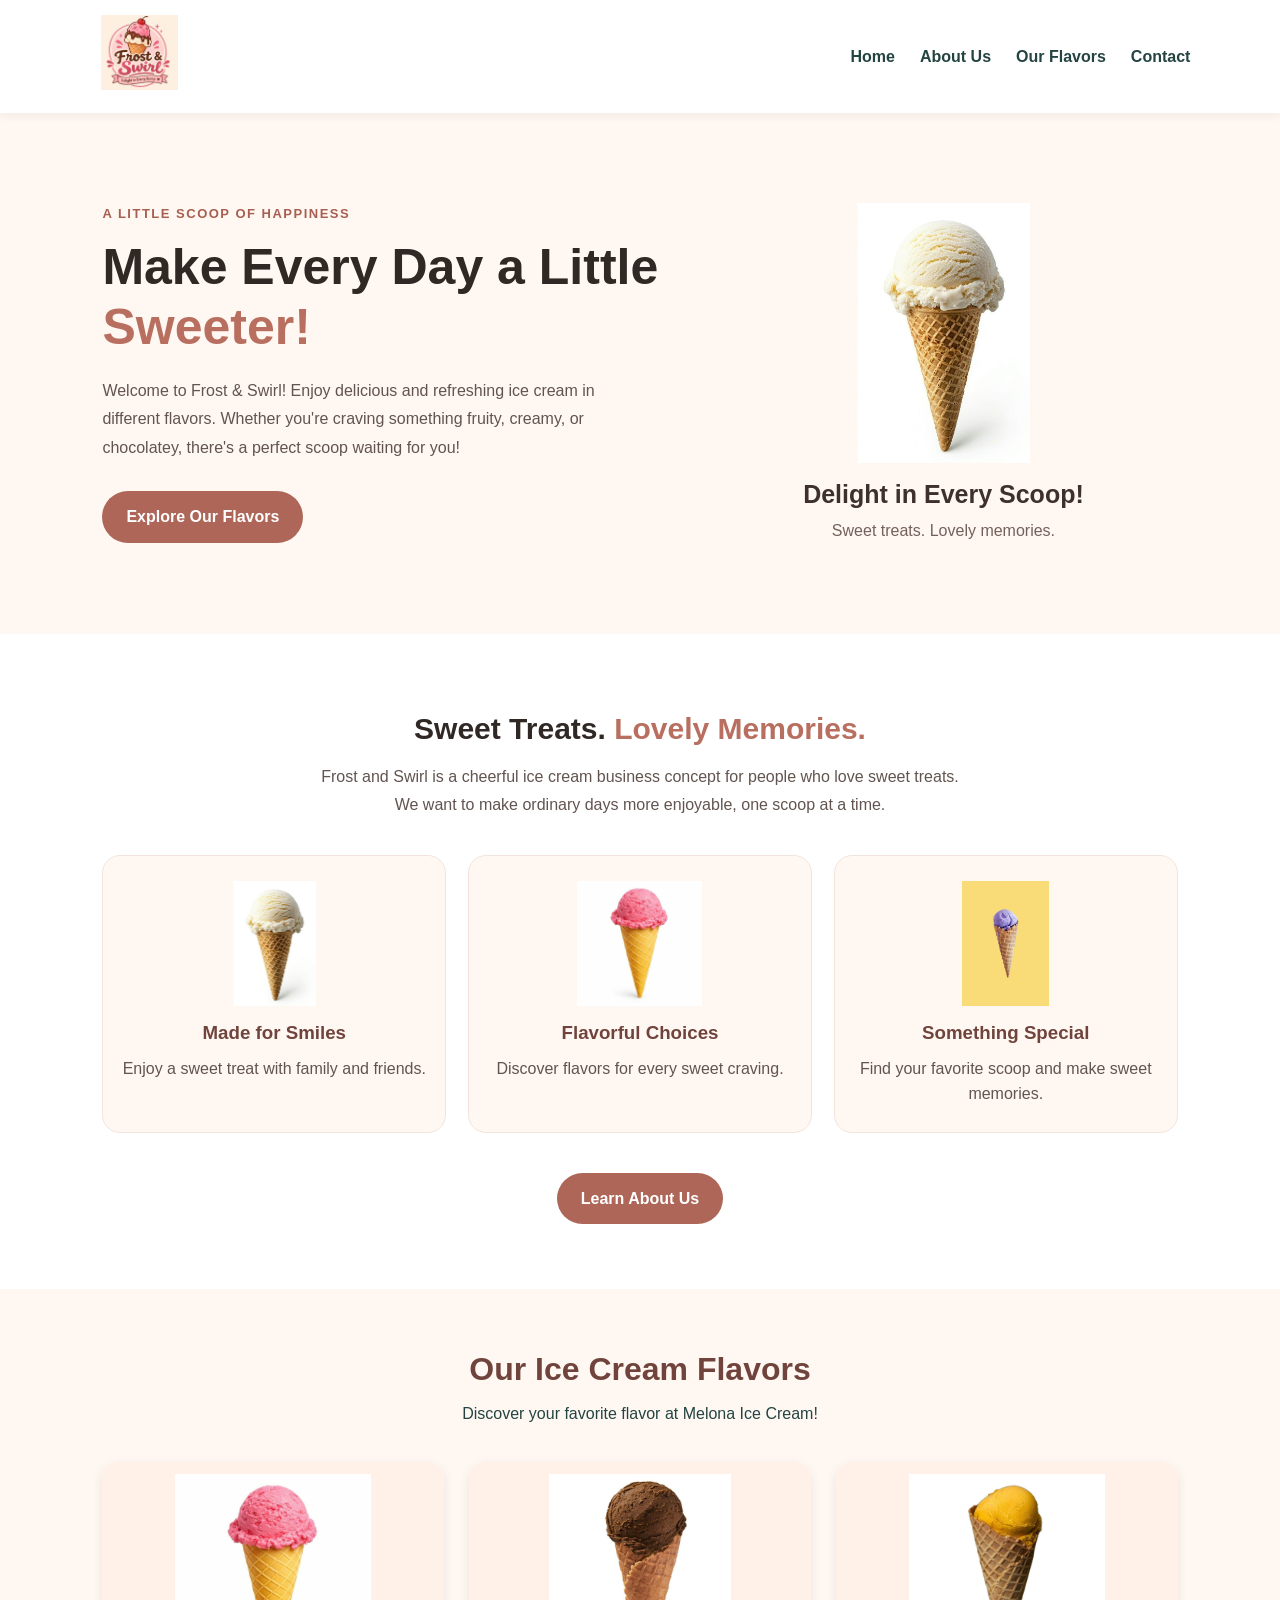
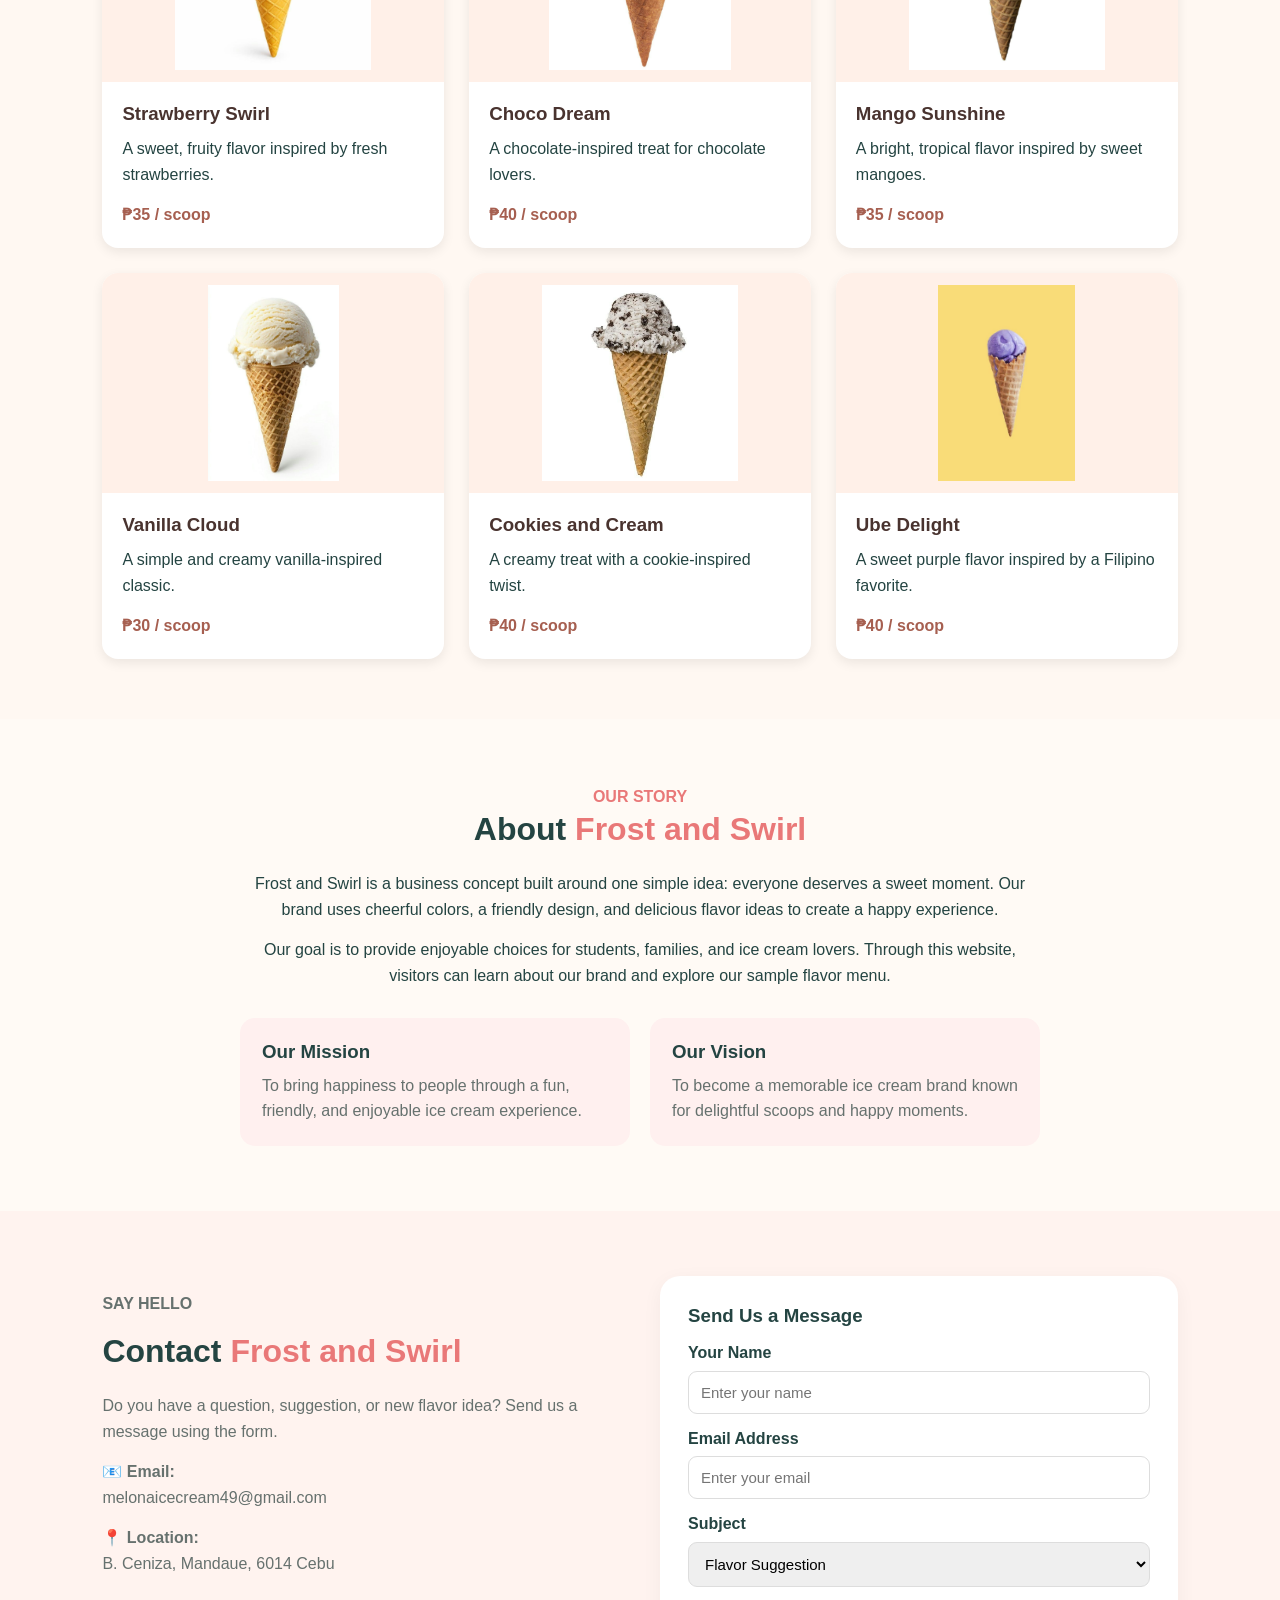
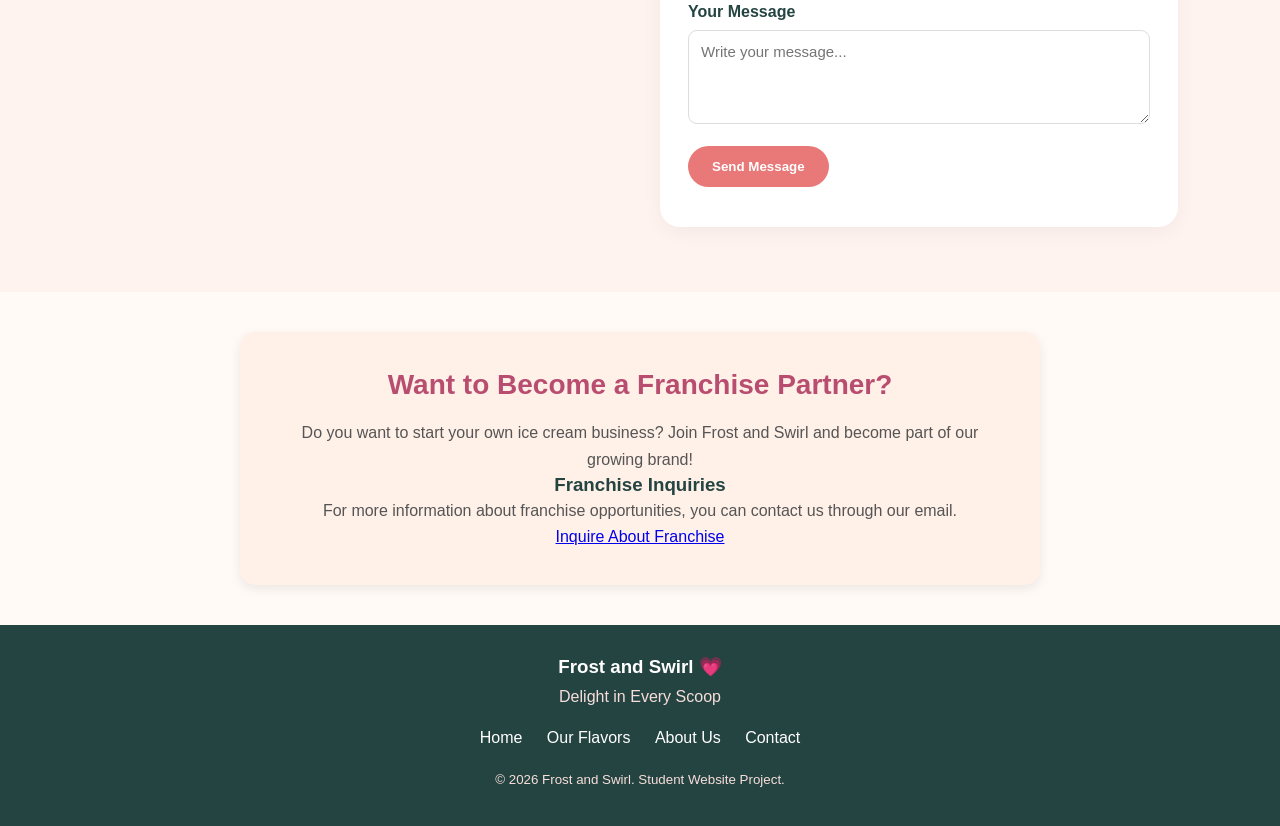
<file: index.html>
<!DOCTYPE html>
<html lang="en">
<head>
    <meta charset="UTF-8">
    <meta name="viewport" content="width=device-width, initial-scale=1.0">
    <title>Melona Ice Cream | Delight in Every Scoop</title>

    <style>
        * {
            margin: 0;
            padding: 0;
            box-sizing: border-box;
            scroll-behavior: smooth;
        }

        body {
            font-family: Arial, sans-serif;
            background-color: #fffaf5;
            color: #244442;
            line-height: 1.6;
        }

        /* NAVIGATION */
        header {
            background-color: #ffffff;
            padding: 15px 7%;
            display: flex;
            justify-content: space-between;
            align-items: center;
            position: sticky;
            top: 0;
            z-index: 100;
            box-shadow: 0 2px 10px #00000010;
        }

        .logo img {
            width: 100px;
            height: 75px;
            object-fit: contain;
        }

        nav {
            display: flex;
            gap: 25px;
        }

        nav a {
            text-decoration: none;
            color: #244442;
            font-weight: bold;
        }

        nav a:hover {
            color: #e97878;
        }

        /* GENERAL */
        section {
            padding: 65px 8%;
            scroll-margin-top: 90px;
        }

        h1, h2, h3 {
            line-height: 1.3;
        }

        h2 {
            font-size: 32px;
            margin-bottom: 20px;
        }

        .highlight {
            color: #e97878;
        }

        .subtitle {
            color: #66716e;
            max-width: 650px;
            margin: 0 auto 30px;
        }

        .button {
            display: inline-block;
            background-color: #e97878;
            color: white;
            padding: 13px 24px;
            border-radius: 30px;
            text-decoration: none;
            border: none;
            font-weight: bold;
            cursor: pointer;
            margin-top: 15px;
        }

        .button:hover {
            background-color: #d65f67;
        }

        /* HOME PAGE */
       .hero {
    display: grid;
    grid-template-columns: 1.2fr 1fr;
    align-items: center;
    gap: 45px;
    padding: 65px 8%;
    background: #fff8f2;
}

.hero-text h1 {
    font-size: clamp(32px, 4vw, 50px);
    line-height: 1.2;
    margin: 12px 0 20px;
    color: #302824;
}

.hero-text h1 span,
.welcome-section h2 span {
    color: #b86f60;
}

.hero-text > p:not(.eyebrow) {
    line-height: 1.8;
    color: #62544f;
    max-width: 520px;
    margin-bottom: 28px;
}

.eyebrow {
    color: #a65f50;
    font-weight: bold;
    letter-spacing: 1.5px;
    font-size: 13px;
}

.hero-button,
.secondary-button {
    display: inline-block;
    background: #ad6658;
    color: white;
    padding: 13px 24px;
    border-radius: 30px;
    text-decoration: none;
    font-weight: bold;
}

.hero-button:hover,
.secondary-button:hover {
    background: #85483d;
}

.hero-picture {
    text-align: center;
    padding: 25px;
}

.hero-picture img {
    width: 100%;
    max-width: 260px;
    height: 260px;
    object-fit: contain;
    display: block;
    margin: 0 auto 15px;
}

.hero-picture h2 {
    color: #3e302c;
    font-size: 25px;
    margin-bottom: 8px;
}

.hero-picture p {
    color: #74615b;
}

.welcome-section {
    padding: 65px 8%;
    text-align: center;
    background: #ffffff;
}

.welcome-section h2 {
    font-size: 30px;
    margin: 10px 0 15px;
    color: #302824;
}

.welcome-description {
    max-width: 650px;
    margin: 0 auto 35px;
    color: #62544f;
    line-height: 1.8;
}

.feature-grid {
    display: grid;
    grid-template-columns: repeat(3, minmax(0, 1fr));
    gap: 22px;
    max-width: 1100px;
    margin: 0 auto 35px;
    text-align: center;
}

.feature-card {
    background: #fff8f2;
    padding: 25px 18px;
    border: 1px solid #f2e4dc;
    border-radius: 18px;
    min-width: 0;
}

.feature-card img {
    width: 100%;
    max-width: 125px;
    height: 125px;
    object-fit: contain;
    display: block;
    margin: 0 auto 15px;
}

.feature-card h3 {
    color: #70443c;
    margin-bottom: 10px;
}

.feature-card p {
    color: #62544f;
    line-height: 1.6;
    margin: 0;
}

.secondary-button {
    margin-top: 5px;
}

/* RESPONSIVE LAYOUT */
@media (max-width: 750px) {
    .hero {
        grid-template-columns: 1fr;
        text-align: center;
        padding: 40px 6%;
        gap: 20px;
    }

    .hero-text > p:not(.eyebrow) {
        margin-left: auto;
        margin-right: auto;
    }

    .hero-picture img {
        height: 200px;
    }

    .feature-grid {
        grid-template-columns: 1fr;
    }

    .welcome-section {
        padding: 45px 6%;
    }
}
        /* ABOUT / FEATURES */
        #welcome {
            text-align: center;
        }

        .cards {
            display: grid;
            grid-template-columns: repeat(3, 1fr);
            gap: 22px;
            margin-top: 35px;
        }

        .card {
            background-color: white;
            padding: 28px 22px;
            border-radius: 20px;
            box-shadow: 0 5px 20px #0000000c;
            border: 1px solid #f5e6e0;
        }

        .card .icon {
            font-size: 42px;
            margin-bottom: 10px;
        }

        .card h3 {
            margin-bottom: 10px;
        }

        .card p {
            color: #66716e;
        }

        /* FLAVORS */
       
        .flavors-section {
    padding: 60px 8%;
    background: #fff8f2;
}

.flavors-section h2 {
    text-align: center;
    color: #70443c;
    margin-bottom: 10px;
}

.section-description {
    text-align: center;
    margin-bottom: 35px;
}

.flavor-grid {
    display: grid;
    grid-template-columns: repeat(3, minmax(0, 1fr));
    gap: 25px;
    max-width: 1100px;
    margin: 0 auto;
}

.flavor-card {
    background: white;
    border-radius: 16px;
    overflow: hidden;
    box-shadow: 0 4px 12px rgba(0, 0, 0, 0.08);
    display: flex;
    flex-direction: column;
    min-width: 0;
}

.flavor-card img {
    width: 100%;
    height: 220px;
    object-fit: contain;
    padding: 12px;
    box-sizing: border-box;
    background: #fff0e8;
    display: block;
}

.flavor-info {
    padding: 20px;
    display: flex;
    flex-direction: column;
    flex: 1;
}

.flavor-info h3 {
    margin: 0 0 10px;
    color: #49332f;
}

.flavor-info p {
    line-height: 1.6;
    margin: 0 0 15px;
}

.flavor-info strong {
    color: #a65f50;
    margin-top: auto;
}

@media (max-width: 750px) {
    .flavor-grid {
        grid-template-columns: repeat(2, minmax(0, 1fr));
    }
}

@media (max-width: 480px) {
    .flavor-grid {
        grid-template-columns: 1fr;
    }
}

        /* ABOUT AND CONTACT */
        #about {
            text-align: center;
        }

        .about-content {
            max-width: 800px;
            margin: auto;
        }

        .mission-vision {
            display: grid;
            grid-template-columns: 1fr 1fr;
            gap: 20px;
            margin-top: 30px;
            text-align: left;
        }

        .mission-vision div {
            background: #fff0ef;
            padding: 22px;
            border-radius: 15px;
        }

        .mission-vision p {
            color: #66716e;
            margin-top: 8px;
        }

        #contact {
            background-color: #fff3ef;
        }

        .contact-layout {
            display: grid;
            grid-template-columns: 1fr 1fr;
            gap: 40px;
        }

        .contact-details p {
            margin: 15px 0;
            color: #66716e;
        }

        form {
            background: white;
            padding: 28px;
            border-radius: 20px;
            box-shadow: 0 5px 20px #0000000c;
        }

        label {
            display: block;
            font-weight: bold;
            margin: 12px 0 5px;
        }

        input, select, textarea {
            width: 100%;
            padding: 12px;
            border: 1px solid #ddd;
            border-radius: 9px;
            font-family: Arial, sans-serif;
            font-size: 15px;
        }

        textarea {
            resize: vertical;
        }

        #formMessage {
            margin-top: 12px;
            color: #28785c;
            font-weight: bold;
        }
        /* Franchise Section */
.franchise-contact {
    background: #fff0e8;
    padding: 40px 25px;
    margin: 40px auto;
    max-width: 800px;
    text-align: center;
    border-radius: 18px;
    box-shadow: 0 4px 12px rgba(0, 0, 0, 0.08);
}

.franchise-contact h2 {
    color: #b84d70;
    font-size: 28px;
    margin-bottom: 15px;
}

.franchise-contact p {
    color: #555;
    font-size: 16px;
    line-height: 1.7;
}

/* Franchise Button */
.franchise-button {
    display: inline-block;
    background-color: #b84d70;
    color: white;
    padding: 13px 28px;
    margin-top: 20px;
    border-radius: 30px;
    text-decoration: none;
    font-size: 15px;
    font-weight: bold;
    transition: 0.3s ease;
}

.franchise-button:hover {
    background-color: #913653;
    transform: translateY(-3px);
}

        /* FOOTER */
        footer {
            background-color: #244442;
            color: white;
            padding: 30px 20px;
            text-align: center;
        }

        footer p {
            color: #f8deda;
            margin: 5px 0;
        }

        footer a {
            color: white;
            text-decoration: none;
            margin: 0 10px;
        }

        footer a:hover {
            text-decoration: underline;
        }
        .franchise-contact {
    background: #fff0e8;
    padding: 35px;
    margin: 40px auto;
    max-width: 800px;
    text-align: center;
    border-radius: 15px;
}

.franchise-contact h2 {
    color: #b84d70;
}

.franchise-button {
    display: inline-block;
    background: #b84d70;
    color: white;
    padding: 12px 25px;
    border-radius: 25px;
    text-decoration: none;
    margin-top: 15px;
}

        /* MOBILE RESPONSIVE */
        @media (max-width: 768px) {
            header {
                padding: 12px 5%;
                flex-direction: column;
                gap: 10px;
            }

            nav {
                justify-content: center;
                flex-wrap: wrap;
                gap: 15px;
            }

            #home {
                flex-direction: column;
                text-align: center;
            }

            .hero-text h1 {
                font-size: 36px;
            }

            .cards {
                grid-template-columns: 1fr;
            }

            .mission-vision,
            .contact-layout {
                grid-template-columns: 1fr;
            }

            section {
                padding: 45px 6%;
            }

            h2 {
                font-size: 27px;
            }
        }
    </style>
</head>

<body>

    <!-- HEADER AND NAVIGATION -->
    <header>
        <a href="index.html" class="logo">
            <img src="assets/frost-swirl-logo.jpeg"
                 alt="Melona Ice Cream Logo">
        </a>

        <nav>
            <a href="#home">Home</a>
            <a href="about.html">About Us</a>
            <a href="#flavors">Our Flavors</a>
            <a href="#contact">Contact</a>
            
        </nav>
    </header>

    <!-- HOME SECTION -->
    <main>
    <section class="hero" id="home">
        <div class="hero-text">
            <p class="eyebrow">A LITTLE SCOOP OF HAPPINESS</p>

            <h1>Make Every Day a Little
                <span>Sweeter!</span>
            </h1>

            <p>
                Welcome to Frost & Swirl!
                Enjoy delicious and refreshing ice cream in different flavors. 
                Whether you're craving something fruity, creamy, or chocolatey, 
                there's a perfect scoop waiting for you!
            </p>

            <a class="hero-button" href="flavors.html">
                Explore Our Flavors
            </a>
        </div>

        <div class="hero-picture">
            <img src="assets/vanilla-cone.jpeg"
                 alt="Vanilla ice cream cone">

            <h2>Delight in Every Scoop!</h2>
            <p>Sweet treats. Lovely memories.</p>
        </div>
    </section>

    <section class="welcome-section">
        <!-- <p class="eyebrow">WELCOME TO MELONA</p> -->
        <h2>Sweet Treats. <span>Lovely Memories.</span></h2>

        <p class="welcome-description">
           Frost and Swirl is a cheerful ice cream business
            concept for people who love sweet treats. We want
            to make ordinary days more enjoyable, one scoop at a time.
        </p>

        <div class="feature-grid">
            <article class="feature-card">
                <img src="assets/vanilla-cone.jpeg"
                     alt="Vanilla ice cream cone">
                <h3>Made for Smiles</h3>
                <p>Enjoy a sweet treat with family and friends.</p>
            </article>

            <article class="feature-card">
                <img src="assets/strawberry-cone.jpeg"
                     alt="Strawberry ice cream cone">
                <h3>Flavorful Choices</h3>
                <p>Discover flavors for every sweet craving.</p>
            </article>

            <article class="feature-card">
                <img src="assets/ube-cone.jpeg"
                     alt="Ube ice cream cone">
                <h3>Something Special</h3>
                <p>Find your favorite scoop and make sweet memories.</p>
            </article>
        </div>

        <a class="secondary-button" href="about.html">
            Learn About Us
        </a>
    </section>
</main>
    <!-- WELCOME SECTION -->
    <!-- <section id="welcome">
        <p class="highlight"><strong>WELCOME TO FROST AND SWIRL</strong></p>

        <h2>
            Sweet Treats.
            <span class="highlight">Lovely Memories.</span>
        </h2>

        <p class="subtitle">
            Frost and Swirl is a cheerful ice cream business concept
            made for people who love sweet treats. We want to make
            ordinary days more enjoyable, one scoop at a time.
        </p>

        <div class="card">
            <div class="card">
                <div class="icon"></div>
                <h3>Made for Smiles</h3>
                <p>
                    Enjoy a fun and welcoming ice cream experience
                    for family and friends.
                </p>
            </div>

            <div class="card">
                <div class="icon"></div>
                <h3>Flavorful Choices</h3>
                <p>
                    Explore different flavors and find the perfect
                    sweet treat for your mood.
                </p>
            </div>

            <div class="card">
                <div class="icon"></div>
                <h3>Share the Joy</h3>
                <p>
                    Make simple moments special by sharing delicious
                    ice cream with the people you love.
                </p>
            </div>
        </div> -->
    </section>

    <!-- OUR FLAVORS SECTION -->
    <section id="flavors" class="flavors-section">
    <h2>Our Ice Cream Flavors</h2>
    <p class="section-description">
        Discover your favorite flavor at Melona Ice Cream!
    </p>

    <div class="flavor-grid">

        <div class="flavor-card">
            <img src="assets/strawberry-cone.jpeg"
                 alt="Strawberry ice cream cone">
            <div class="flavor-info">
                <h3>Strawberry Swirl</h3>
                <p>A sweet, fruity flavor inspired by fresh strawberries.</p>
                <strong>₱35 / scoop</strong>
            </div>
        </div>

        <div class="flavor-card">
            <img src="assets/choco-cone.jpeg"
                 alt="Chocolate ice cream cone">
            <div class="flavor-info">
                <h3>Choco Dream</h3>
                <p>A chocolate-inspired treat for chocolate lovers.</p>
                <strong>₱40 / scoop</strong>
            </div>
        </div>

        <div class="flavor-card">
            <img src="assets/mango-cone.jpeg"
                 alt="Mango ice cream cone">
            <div class="flavor-info">
                <h3>Mango Sunshine</h3>
                <p>A bright, tropical flavor inspired by sweet mangoes.</p>
                <strong>₱35 / scoop</strong>
            </div>
        </div>

        <div class="flavor-card">
            <img src="assets/vanilla-cone.jpeg"
                 alt="Vanilla ice cream cone">
            <div class="flavor-info">
                <h3>Vanilla Cloud</h3>
                <p>A simple and creamy vanilla-inspired classic.</p>
                <strong>₱30 / scoop</strong>
            </div>
        </div>

        <div class="flavor-card">
            <img src="assets/cookies-cone.jpeg"
                 alt="Cookies and cream ice cream cone">
            <div class="flavor-info">
                <h3>Cookies and Cream</h3>
                <p>A creamy treat with a cookie-inspired twist.</p>
                <strong>₱40 / scoop</strong>
            </div>
        </div>

        <div class="flavor-card">
            <img src="assets/ube-cone.jpeg"
                 alt="Ube ice cream cone">
            <div class="flavor-info">
                <h3>Ube Delight</h3>
                <p>A sweet purple flavor inspired by a Filipino favorite.</p>
                <strong>₱40 / scoop</strong>
            </div>
        </div>

    </div>
</section>
    <!-- ABOUT SECTION -->
    <section id="about">
        <p class="highlight"><strong>OUR STORY</strong></p>

        <h2>
            About <span class="highlight">Frost and Swirl</span>
        </h2>

        <div class="about-content">
            <p>
                Frost and Swirl is a business concept built
                around one simple idea: everyone deserves a sweet moment.
                Our brand uses cheerful colors, a friendly design, and
                delicious flavor ideas to create a happy experience.
            </p>

            <p style="margin-top: 15px;">
                Our goal is to provide enjoyable choices for students,
                families, and ice cream lovers. Through this website,
                visitors can learn about our brand and explore our
                sample flavor menu.
            </p>

            <div class="mission-vision">
                <div>
                    <h3> Our Mission</h3>
                    <p>
                        To bring happiness to people through a fun,
                        friendly, and enjoyable ice cream experience.
                    </p>
                </div>

                <div>
                    <h3> Our Vision</h3>
                    <p>
                        To become a memorable ice cream brand known
                        for delightful scoops and happy moments.
                    </p>
                </div>
            </div>
        </div>
    </section>

    <!-- CONTACT SECTION -->
    <section id="contact">
        <div class="contact-layout">

            <div class="contact-details">
                <p class="highlight"><strong>SAY HELLO</strong></p>

                <h2>
                    Contact <span class="highlight">Frost and Swirl</span>
                </h2>

                <p>
                    Do you have a question, suggestion, or new flavor
                    idea? Send us a message using the form.
                </p>

                <p><strong>📧 Email:</strong><br>
                    melonaicecream49@gmail.com
                </p>

                <p><strong>📍 Location:</strong><br>
                    B. Ceniza, Mandaue, 6014 Cebu
                </p>

                <p>
                    <small>
                        <!-- The email and location are placeholders for
                        this school project. -->
                    </small>
                </p>
            </div>

            <form id="contactForm">
                <h3>Send Us a Message</h3>

                <label for="name">Your Name</label>
                <input
                    type="text"
                    id="name"
                    placeholder="Enter your name"
                    required
                >

                <label for="email">Email Address</label>
                <input
                    type="email"
                    id="email"
                    placeholder="Enter your email"
                    required
                >

                <label for="topic">Subject</label>
                <select id="topic">
                    <option>Flavor Suggestion</option>
                    <option>General Question</option>
                    <option>Feedback</option>
                </select>

                <label for="message">Your Message</label>
                <textarea
                    id="message"
                    rows="4"
                    placeholder="Write your message..."
                    required
                ></textarea>

                <button type="submit" class="button">
                    Send Message
                </button>

                <p id="formMessage" aria-live="polite"></p>

                <small>
                    <!-- This is a demo form. It does not actually send
                    or store messages. -->
                </small>
            </form>

        </div>
    </section>
    <section class="franchise-contact">
    <h2>Want to Become a Franchise Partner?</h2>

    <p>
        Do you want to start your own ice cream business?
        Join Frost and Swirl and become part of our growing brand!
    </p>

    <h3>Franchise Inquiries</h3>

    <p>
        For more information about franchise opportunities,
        you can contact us through our email.
    </p>

    
    <a href="https://mail.google.com/mail/?view=cm&fs=1&to=melonaicecream49@gmail.com
   class="franchise-button">
    Inquire About Franchise
</a>
</section>

    <!-- FOOTER -->
    <footer>
        <h3>Frost and Swirl 💗</h3>
        <p>Delight in Every Scoop</p>

        <div style="margin: 15px 0;">
            <a href="#home">Home</a>
            <a href="#flavors">Our Flavors</a>
            <a href="#about">About Us</a>
            <a href="#contact">Contact</a>
        </div>

        <p>
            <small>
                &copy; <span id="year"></span>
                Frost and Swirl. Student Website Project.
            </small>
        </p>
    </footer>

    <!-- JAVASCRIPT -->
    <script>
        // Display the current year.
        document.getElementById("year").textContent =
            new Date().getFullYear();

        // Demo contact form.
        document.getElementById("contactForm").addEventListener(
            "submit",
            function(event) {
                event.preventDefault();

                const name = document.getElementById("name").value;

                document.getElementById("formMessage").textContent =
                    "Thank you, " + name +
                    "! This demo form does not send your message.";

                this.reset();
            }
        );
    </script>

</body>
</html>
</file>
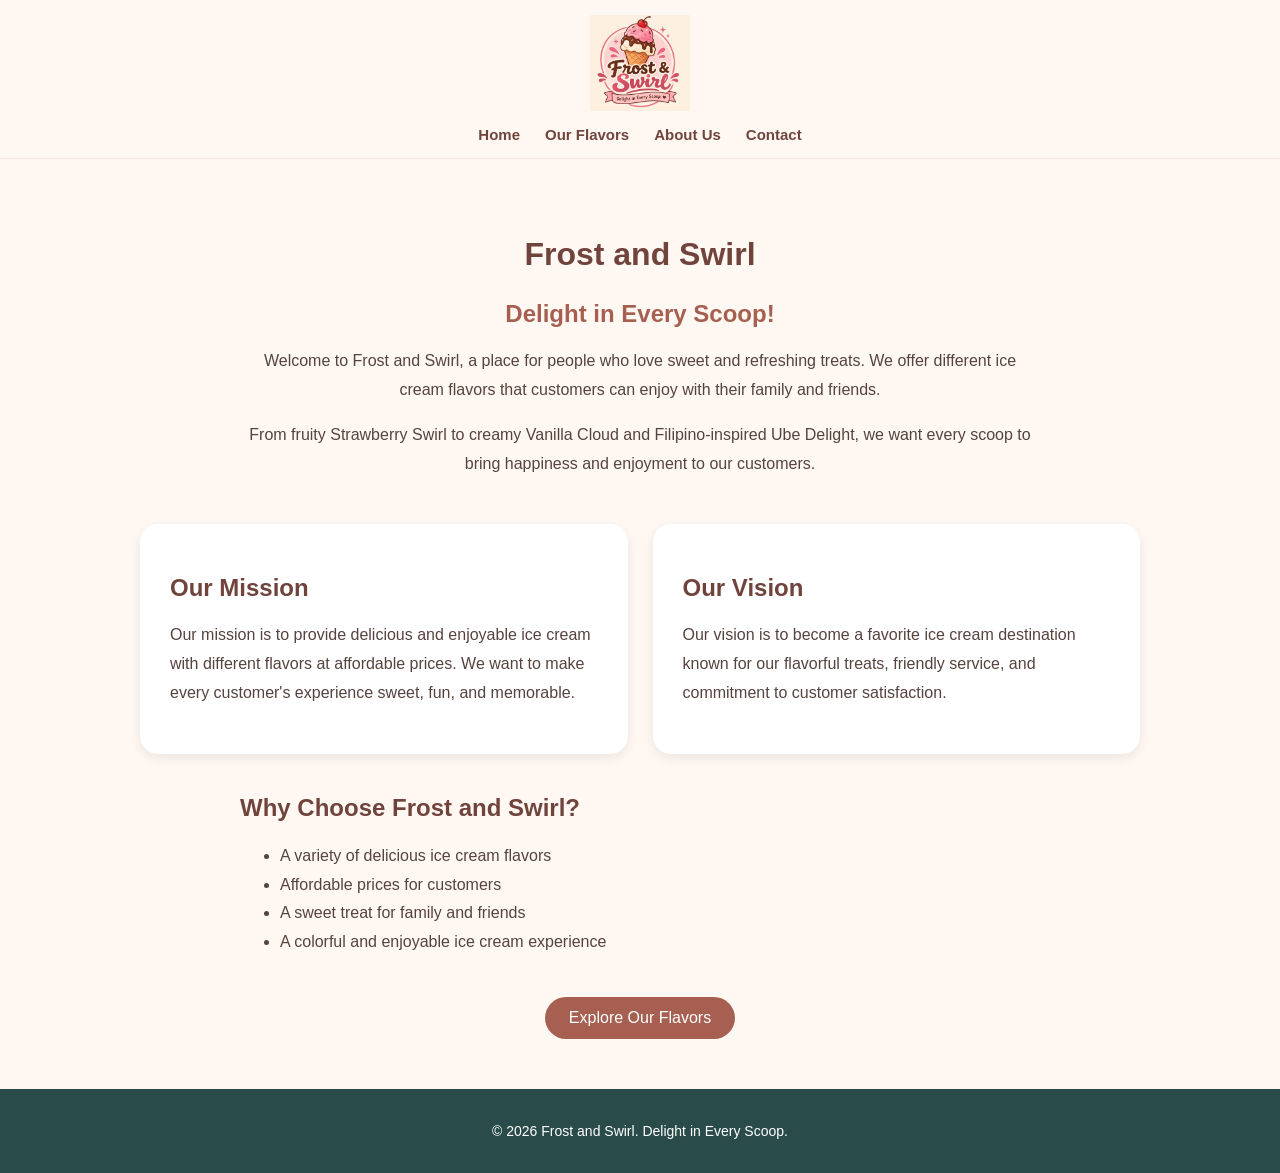
<file: about.html>
<!DOCTYPE html>
<html lang="en">
<head>
    <meta charset="UTF-8">
    <meta name="viewport" content="width=device-width, initial-scale=1.0">
    <title>About Us | Melona Ice Cream</title>
    <link rel="stylesheet" href="style.css">
</head>
<body>

<header>
    <img src="assets/frost-swirl-logo.jpeg"
         alt="Melona Ice Cream Logo"
         width="100">

    <nav>
        <a href="index.html">Home</a>
        <a href="flavors.html">Our Flavors</a>
        <a href="about.html">About Us</a>
        <a href="contact.html">Contact</a>
    </nav>
</header>

<main class="about-section">

    <section class="about-intro">
        <h1>Frost and Swirl</h1>
        <h2>Delight in Every Scoop!</h2>

        <p>
            Welcome to Frost and Swirl, a place for people
            who love sweet and refreshing treats. We offer
            different ice cream flavors that customers can
            enjoy with their family and friends.
        </p>

        <p>
            From fruity Strawberry Swirl to creamy Vanilla Cloud
            and Filipino-inspired Ube Delight, we want every
            scoop to bring happiness and enjoyment to our customers.
        </p>
    </section>

    <section class="mission-vision">
        <div class="about-card">
            <h2>Our Mission</h2>
            <p>
                Our mission is to provide delicious and enjoyable
                ice cream with different flavors at affordable
                prices. We want to make every customer's experience
                sweet, fun, and memorable.
            </p>
        </div>

        <div class="about-card">
            <h2>Our Vision</h2>
            <p>
                Our vision is to become a favorite ice cream
                destination known for our flavorful treats,
                friendly service, and commitment to customer
                satisfaction.
            </p>
        </div>
    </section>

    <section class="why-choose-us">
        <h2>Why Choose Frost and Swirl?</h2>

        <ul>
            <li>A variety of delicious ice cream flavors</li>
            <li>Affordable prices for customers</li>
            <li>A sweet treat for family and friends</li>
            <li>A colorful and enjoyable ice cream experience</li>
        </ul>
    </section>

    <div class="about-button">
        <a href="flavors.html">Explore Our Flavors</a>
    </div>

</main>

<footer>
    <p>&copy; 2026 Frost and Swirl. Delight in Every Scoop.</p>
</footer>

</body>
</html>
</file>
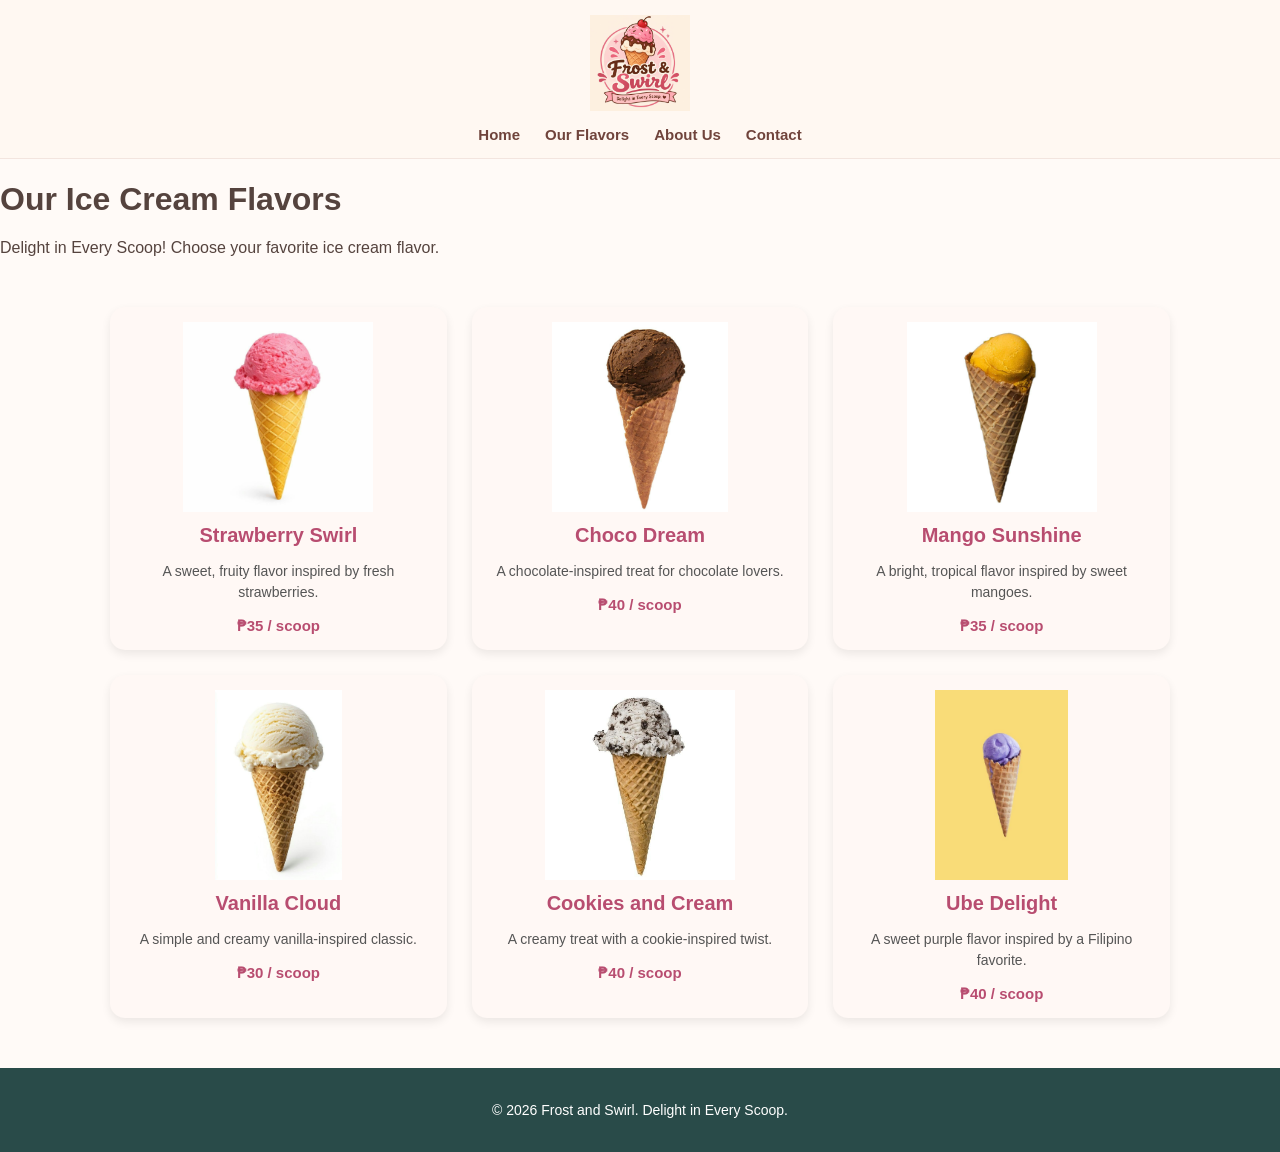
<file: flavors.html>
<!DOCTYPE html>
<html lang="en">
<head>
    <meta charset="UTF-8">
    <meta name="viewport" content="width=device-width, initial-scale=1.0">
    <title>Our Flavors | Melona Ice Cream</title>
    <link rel="stylesheet" href="style.css">
</head>
<body>

<header>
    <img src="assets/frost-swirl-logo.jpeg"
         alt="Melona Ice Cream Logo"
         width="90">

    <nav>
        <a href="index.html">Home</a>
        <a href="flavors.html">Our Flavors</a>
        <a href="about.html">About Us</a>
        <a href="contact.html">Contact</a>
    </nav>
</header>

<main class="flavors-section">
    <h1>Our Ice Cream Flavors</h1>
    <p class="section-description">
        Delight in Every Scoop!
        Choose your favorite ice cream flavor.
    </p>

    <div class="flavor-grid">

        <div class="flavor-card">
            <img src="assets/strawberry-cone.jpeg"
                 alt="Strawberry ice cream cone">
            <div class="flavor-info">
                <h3>Strawberry Swirl</h3>
                <p>A sweet, fruity flavor inspired by fresh strawberries.</p>
                <strong>₱35 / scoop</strong>
            </div>
        </div>

        <div class="flavor-card">
            <img src="assets/choco-cone.jpeg"
                 alt="Chocolate ice cream cone">
            <div class="flavor-info">
                <h3>Choco Dream</h3>
                <p>A chocolate-inspired treat for chocolate lovers.</p>
                <strong>₱40 / scoop</strong>
            </div>
        </div>

        <div class="flavor-card">
            <img src="assets/mango-cone.jpeg"
                 alt="Mango ice cream cone">
            <div class="flavor-info">
                <h3>Mango Sunshine</h3>
                <p>A bright, tropical flavor inspired by sweet mangoes.</p>
                <strong>₱35 / scoop</strong>
            </div>
        </div>

        <div class="flavor-card">
            <img src="assets/vanilla-cone.jpeg"
                 alt="Vanilla ice cream cone">
            <div class="flavor-info">
                <h3>Vanilla Cloud</h3>
                <p>A simple and creamy vanilla-inspired classic.</p>
                <strong>₱30 / scoop</strong>
            </div>
        </div>

        <div class="flavor-card">
            <img src="assets/cookies-cone.jpeg"
                 alt="Cookies and cream ice cream cone">
            <div class="flavor-info">
                <h3>Cookies and Cream</h3>
                <p>A creamy treat with a cookie-inspired twist.</p>
                <strong>₱40 / scoop</strong>
            </div>
        </div>

        <div class="flavor-card">
            <img src="assets/ube-cone.jpeg"
                 alt="Ube ice cream cone">
            <div class="flavor-info">
                <h3>Ube Delight</h3>
                <p>A sweet purple flavor inspired by a Filipino favorite.</p>
                <strong>₱40 / scoop</strong>
            </div>
        </div>

    </div>
</main>

<footer>
    <p>&copy; 2026 Frost and Swirl. Delight in Every Scoop.</p>
</footer>

</body>
</html>
</file>
<file: style.css>
.about-section {
    padding: 50px 8%;
    background: #fff8f2;
    min-height: 70vh;
}

.about-intro {
    max-width: 800px;
    margin: 0 auto 40px;
    text-align: center;
}

.about-intro h1 {
    color: #70443c;
    font-size: 32px;
}

.about-intro h2 {
    color: #a65f50;
}

.about-intro p {
    line-height: 1.8;
    color: #55433e;
}

.mission-vision {
    display: grid;
    grid-template-columns: repeat(2, minmax(0, 1fr));
    gap: 25px;
    max-width: 1000px;
    margin: 0 auto 40px;
}

.about-card {
    background: white;
    padding: 25px;
    border-radius: 15px;
    box-shadow: 0 4px 12px rgba(0, 0, 0, 0.08);
}

.about-card h2,
.why-choose-us h2 {
    color: #70443c;
}

.about-card p,
.why-choose-us li {
    line-height: 1.8;
}

.why-choose-us {
    max-width: 800px;
    margin: 0 auto 35px;
}

.about-button {
    text-align: center;
}

.about-button a {
    display: inline-block;
    background: #a65f50;
    color: white;
    text-decoration: none;
    padding: 12px 24px;
    border-radius: 25px;
}

.about-button a:hover {
    background: #70443c;
}

@media (max-width: 600px) {
    .mission-vision {
        grid-template-columns: 1fr;
    }

    .about-intro h1 {
        font-size: 26px;
    }
}
.franchise-section {
    max-width: 800px;
    margin: 60px auto;
    padding: 40px;
    text-align: center;
    background: #fff5ed;
    border-radius: 15px;
}

.franchise-section h2 {
    color: #b84d70;
}

.franchise-section ul {
    display: inline-block;
    text-align: left;
    line-height: 2;
}

.franchise-button {
    display: inline-block;
    margin-top: 20px;
    padding: 12px 25px;
    background: #b84d70;
    color: white;
    text-decoration: none;
    border-radius: 25px;
}

.franchise-button:hover {
    background: #913653;
}

/* GENERAL WEBSITE DESIGN */
* {
    box-sizing: border-box;
}

body {
    margin: 0;
    font-family: Arial, sans-serif;
    color: #55433e;
    background-color: #fffaf7;
}

/* HEADER AND LOGO */
header {
    background-color: #fff8f2;
    padding: 15px 20px;
    display: flex;
    flex-direction: column;
    align-items: center;
    gap: 12px;
}

header img {
    width: 100px;
    height: auto;
    display: block;
}

/* NAVIGATION */
nav {
    display: flex;
    justify-content: center;
    align-items: center;
    flex-wrap: wrap;
    gap: 22px;
}

nav a {
    color: #a65f50;
    text-decoration: none;
    font-size: 15px;
    font-weight: bold;
}

nav a:hover {
    color: #e58b9b;
}

/* ABOUT SECTION */
.about-section {
    padding: 50px 8%;
    background-color: #fff8f2;
}

.about-intro {
    max-width: 800px;
    margin: 0 auto 40px;
    text-align: center;
}

.mission-vision {
    max-width: 1000px;
    margin: 40px auto;
    display: grid;
    grid-template-columns: repeat(2, 1fr);
    gap: 25px;
}

.about-card {
    background-color: white;
    padding: 30px;
    border-radius: 18px;
    box-shadow: 0 4px 12px rgba(0,0,0,0.08);
}

.why-choose-us {
    max-width: 800px;
    margin: 40px auto;
}

/* FLAVORS PAGE */
.flavor-grid {
    display: grid;
    grid-template-columns: repeat(3, 1fr);
    gap: 25px;
    max-width: 1100px;
    margin: 30px auto;
    padding: 20px;
}

.flavor-card {
    background: white;
    border-radius: 15px;
    padding: 15px;
    text-align: center;
    box-shadow: 0 4px 12px rgba(0,0,0,0.08);
    overflow: hidden;
}

.flavor-card img {
    width: 100%;
    height: 190px;
    object-fit: contain;
    display: block;
}

.flavor-info h3 {
    color: #a65f50;
    font-size: 19px;
}

.flavor-info p {
    font-size: 14px;
    line-height: 1.6;
}

/* FOOTER */
footer {
    background-color: #294b49;
    color: white;
    text-align: center;
    padding: 20px;
    font-size: 14px;
}

/* MOBILE RESPONSIVENESS */
@media (max-width: 750px) {
    .mission-vision {
        grid-template-columns: 1fr;
    }

    .flavor-grid {
        grid-template-columns: repeat(2, 1fr);
    }
}

@media (max-width: 480px) {
    .flavor-grid {
        grid-template-columns: 1fr;
    }

    .about-section {
        padding: 35px 5%;
    }

    .about-intro h1 {
        font-size: 26px;
    }

    nav {
        gap: 12px;
    }

    nav a {
        font-size: 14px;
    }
}

.flavor-grid {
    display: grid;
    grid-template-columns: repeat(3, 1fr);
    gap: 25px;
    max-width: 1100px;
    margin: 30px auto;
    padding: 20px;
}

.flavor-card {
    background: #fff8f5;
    border-radius: 15px;
    overflow: hidden;
    text-align: center;
    padding: 15px;
    box-shadow: 0 4px 10px rgba(0,0,0,0.08);
}

.flavor-card img {
    width: 100%;
    height: 190px;
    object-fit: contain;
    display: block;
}

.flavor-info h3 {
    color: #b84d70;
    margin: 12px 0;
    font-size: 20px;
}

.flavor-info p {
    font-size: 14px;
    line-height: 1.5;
    color: #555;
}

.flavor-info strong {
    color: #b84d70;
    font-size: 15px;
}

@media (max-width: 750px) {
    .flavor-grid {
        grid-template-columns: repeat(2, 1fr);
    }
}

@media (max-width: 480px) {
    .flavor-grid {
        grid-template-columns: 1fr;
    }
}

/* SAME HEADER FOR ALL PAGES */
header {
    background: #fff8f2;
    padding: 15px 8%;
    display: flex;
    justify-content: space-between;
    align-items: center;
    flex-wrap: wrap;
    gap: 15px;
    border-bottom: 1px solid #f3e5df;
}

header img {
    width: 100px;
    height: auto;
}

nav {
    display: flex;
    align-items: center;
    justify-content: center;
    flex-wrap: wrap;
    gap: 25px;
}

nav a {
    color: #70443c;
    text-decoration: none;
    font-weight: bold;
    font-size: 15px;
}

nav a:hover {
    color: #b84d70;
}

/* ABOUT PAGE SPACING */
.about-section {
    padding: 50px 8%;
    background: #fff8f2;
}

.about-intro {
    max-width: 800px;
    margin: 0 auto 45px;
    text-align: center;
}

.mission-vision {
    max-width: 1000px;
    margin: 40px auto;
    display: grid;
    grid-template-columns: repeat(2, 1fr);
    gap: 25px;
}

.about-card {
    background: white;
    padding: 30px;
    border-radius: 18px;
    box-shadow: 0 4px 12px rgba(0,0,0,0.08);
}

@media (max-width: 600px) {
    header {
        flex-direction: column;
    }

    .mission-vision {
        grid-template-columns: 1fr;
    }
}

.logo img {
    width: 100px;
    height: auto;
    object-fit: contain;
}

.logo {
    width: 100px;
    height: auto;
    object-fit: contain;
}
</file>
